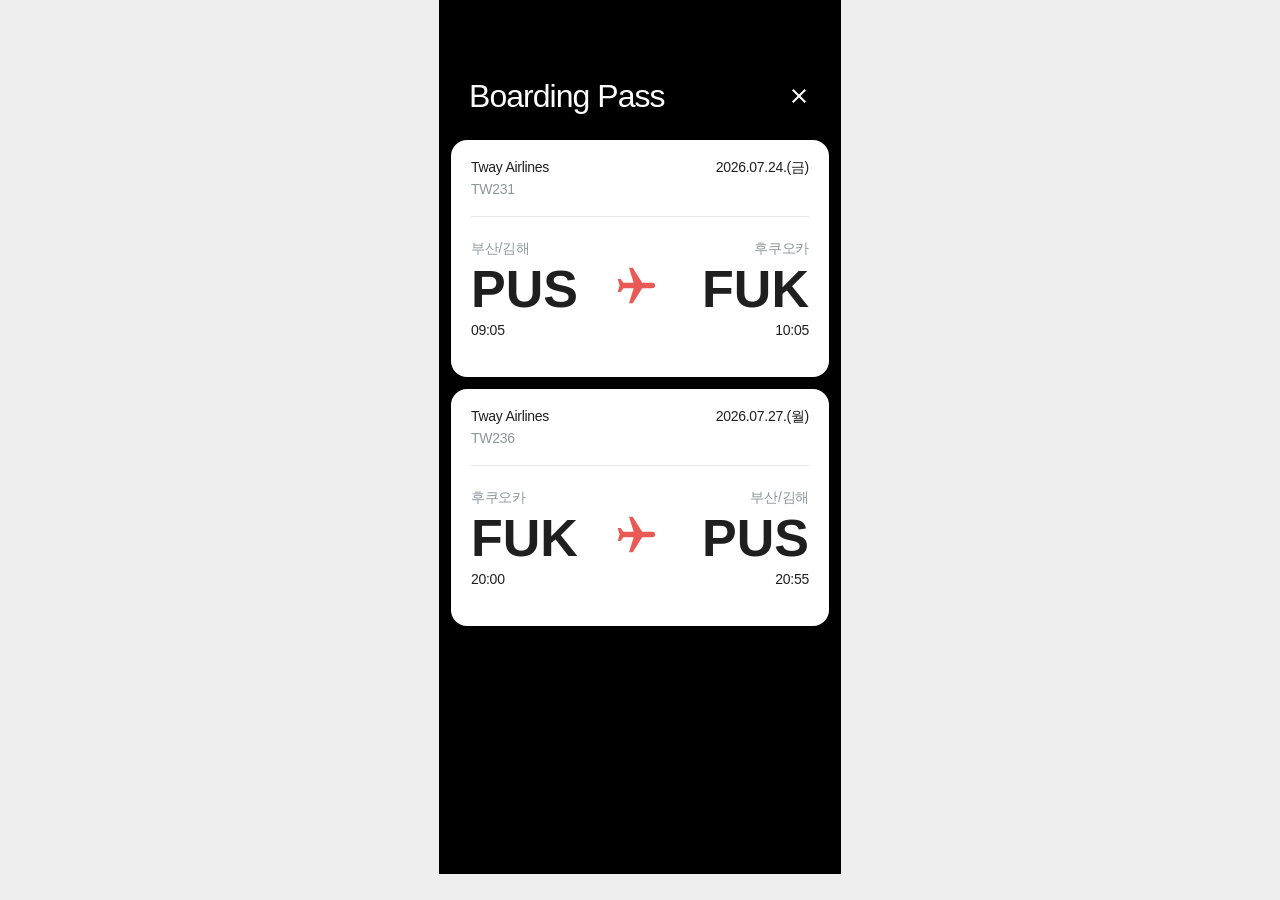
<file: FUK(260721)/boarding.html>
<!DOCTYPE html>
<html lang="ko">
<head>
    <meta charset="UTF-8">
    <title>Boarding Pass</title>

    <link rel="stylesheet" href="style.css">
</head>

<body>
    <div class="boarding">
        <div class="boarding-header">
            <div class="boarding-title">
                Boarding Pass
            </div>
            <button class="backBtn" id="backBtn">
                <img src="images/Close.svg" alt="">
            </button>
        </div>

        <div class="boarding-container" id="boardingContainer">
        </div>
    </div>


    
    <script src="boarding.js"></script>

</body>
</html>
</file>
<file: FUK(260721)/style.css>
/* =========================
   Reset
========================= */

* {
    margin: 0;
    padding: 0;
    box-sizing: border-box;
}

body {
    min-height: 100vh;
    display: flex;
    justify-content: center;
    background: #eeeeee;
    font-family: -apple-system, BlinkMacSystemFont, "SF Pro Display", sans-serif;
}


/* =========================
   Layout
========================= */

.home {
    width: 402px;
    height: 874px;
    position: relative;
    overflow: hidden;

    background: black;
}


/* =========================
   Header
========================= */

.header {
    position: absolute;
    top: 80px;
    left: 30px;
    right: 30px;

    display: flex;
    justify-content: space-between;
    align-items: flex-start;
}

.title-area {
    display: flex;
    flex-direction: column;
    gap: 12px;
}


.transport-total {

    font-size: 12px;
    font-weight: 400;

    letter-spacing: -0.03em;

    color: #8F969C;

}

.title {
    font-size: 32px;
    font-weight:400;
    line-height: 1;
    letter-spacing: -0.03em;
    color: #FDFDFD;
}

.buttons {
    display: flex;
    gap: 20px;
    padding-top: 4px;
}

.icon-btn {
    width: 24px;
    height: 24px;

    padding: 0;
    border: none;
    background: transparent;
}


/* =========================
   Date Navigation
========================= */

.date-nav {
    position: absolute;
    top: 172px;
    left: 12px;

    display: flex;
}

.date-item {
    display: flex;
    flex-direction: column;
    justify-content: center;
    align-items: center;
    gap: 6px;

    padding: 0 20px;

    border: none;
    background: transparent;
}

.day1 {
    padding-left: 18px;
}

.date-item.active {
    padding: 8px 20px;
    background: #E95A55;
    border-radius: 16px;
}

.date-item.active .day {
    color: #fff;
}

.day {
    font-size: 14px;
    font-weight: 500;
    line-height: 1;
    letter-spacing: -0.03em;
    color: #C0C4C7;
}

.week {
    font-size: 12px;
    font-weight: 400;
    line-height: 1;
    letter-spacing: -0.02em;
    color: #8F969C;
}


/* =========================
   Schedule Container
========================= */

.schedule-container {
    position: absolute;
    top: 210px;
    left: 0;
    right: 0;

    height: 700px;
    overflow-y: auto;

    display: flex;
    flex-direction: column;
    gap: 12px;

    padding: 20px 12px 100px;

    mask-image: linear-gradient(
        to bottom,
        transparent 0,
        black 30px
    );

    -webkit-mask-image: linear-gradient(
        to bottom,
        transparent 0,
        black 30px
    );
}


/* =========================
   Schedule Card
========================= */

.schedule-card {
    display: flex;
    flex-direction: column;
    gap: 12px;

    padding: 20px;

    background: white;
    border-radius: 16px;
    box-shadow: 0 4px 16px rgba(0,0,0,.06);
}

.time {
    font-size: 12px;
    font-weight: 500;
    line-height: 1;
    letter-spacing: -0.02em;
    color: #1F1F1F;
}

.title-row {
    display: flex;
    justify-content: space-between;
    align-items: center;
}

.card-title {
    margin: 0;

    font-size: 16px;
    font-weight: 600;
    line-height: 1;
    letter-spacing: -0.04em;
    color: #1F1F1F;
}

.hours {
    margin-left: 24px;

    font-size: 12px;
    font-weight: 500;
    line-height: 1;
    letter-spacing: -0.02em;
    color: #1F1F1F;
}

.description {
    display: none;

    margin-left: 24px;

    font-size: 12px;
    font-weight: 400;
    line-height: 1.5;
    letter-spacing: -0.04em;
    color: #8F969C;
}

.description.show {
    display: block;
}


/* =========================
   Detail Button
========================= */

.detail-btn {
    width: 24px;
    height: 24px;

    display: flex;
    justify-content: center;
    align-items: center;

    padding: 0;

    border: none;
    background: transparent;
}

.arrow {
    width: 24px;
    height: 24px;

    transition: transform .2s ease;
}

.arrow.rotate {
    transform: rotate(180deg);
}


/* =========================
   Move Card
========================= */

.move-card {
    display: flex;
    justify-content: space-between;

    padding: 20px;

    background: white;
    border-radius: 16px;
    box-shadow: 0 4px 16px rgba(0,0,0,.06);
}

.move-row {
    display: flex;
    align-items: center;
    gap: 8px;
}

.move-type {
    font-size: 12px;
    font-weight: 600;
    color: #E95A55;
}

.move-time {
    font-size: 12px;
    font-weight: 500;
    color: #1F1F1F;
}

.move-line {
    font-size: 12px;
    font-weight: 400;
    color: #8F969C;
}

.move-price {
    font-size: 12px;
    font-weight: 600;
    color: #1F1F1F;
}

.boarding {
    width: 402px;
    height: 874px;
    position: relative;
    overflow: hidden;

    background: #000000;   
}

.boarding-header {
    position: absolute;
    top: 80px;
    left: 30px;
    right: 30px;
    align-items: center;

    display: flex;
    justify-content: space-between;
}

.boarding-title {
    font-size: 32px;
    font-weight:400;
    line-height: 1;
    letter-spacing: -0.03em;
    color: #FDFDFD;
}

.backBtn {
    width: 24px;
    height: 24px;

    padding: 0;
    border: none;
    background: transparent;
}

.boarding-container{
    position:absolute;
    top: 120px;
    left: 0px;
    right:0px;

    display:flex;
    flex-direction:column;

    padding: 20px 12px 100px;

    gap:12px;
}

.boarding-card {
    display: flex;
    flex-direction: column;
    gap: 12px;

    padding: 20px 20px 40px 20px;

    background: white;
    border-radius: 16px;
}

.ticket-top{
    display:flex;
    justify-content:space-between;
    align-items:flex-start;
}

.airline{
    display:flex;
    flex-direction:column;
    gap:8px;
}

.airline-name{
    font-size:14px;
    font-weight:400;
    line-height: 1;
    letter-spacing: -0.02em;
    color:#1F1F1F;
}

.flight-number{
    font-size:14px;
    font-weight:400;
    line-height: 1;
    letter-spacing: -0.02em;
    color:#8F969C;
}

.flight-date{
    font-size:14px;
    font-weight:400;
    line-height: 1;
    letter-spacing: -0.02em;
    color:#1F1F1F;
}

.divider{
    margin-top:8px;

    width:100%;
    height:1px;

    background:#E6E6E6;
}

.route{

    display:flex;
    justify-content:space-between;
    align-items:center;

    margin-top:12px;
}

.departure,
.arrival{

    display:flex;
    flex-direction:column;
    gap:8px;
}

.arrival{
    text-align:right;
}

.city{
    font-size:14px;
    font-weight:500;
    line-height: 1;
    letter-spacing: -0.02em;
    color:#8F969C;
}

.airport{
    font-size:52px;
    font-weight:600;
    line-height:1;
    color:#1F1F1F;
}

.flight-time{
    font-size:14px;
    font-weight:500;
    line-height: 1;
    letter-spacing: -0.02em;
    color:#1F1F1F;
}

.plane {
    width:52px;
    height:52px;
}

.dimmer {

    position:absolute;

    top:0;
    left:0;
    right:0;
    bottom:0;

    background: rgba(0,0,0,0.45);

    backdrop-filter: blur(8px);
    -webkit-backdrop-filter: blur(8px);

    display:none;

    z-index:5;
}


.dimmer.show {
    display:block;
}

.search-box {

    position:absolute;

    top:145px;
    left:12px;
    right:12px;

    display:none;

    z-index:10;
}


.search-box.show {
    display:block;
}


.search-box input {

    width:100%;
    height:44px;

    padding:0 16px;

    border:none;
    border-radius:14px;

    background:#ffffff;

    font-size:15px;

    outline:none;
}



.search-result {

    position:absolute;

    top:200px;
    left:12px;
    right:12px;

    background:#ffffff;

    border-radius:16px;

    overflow:hidden;

    display:none;

    z-index:10;
}


.search-result.show {
    display:block;
}


.search-item {

    padding:16px;

    font-size:14px;

    border-bottom:1px solid #eeeeee;

}
</file>
